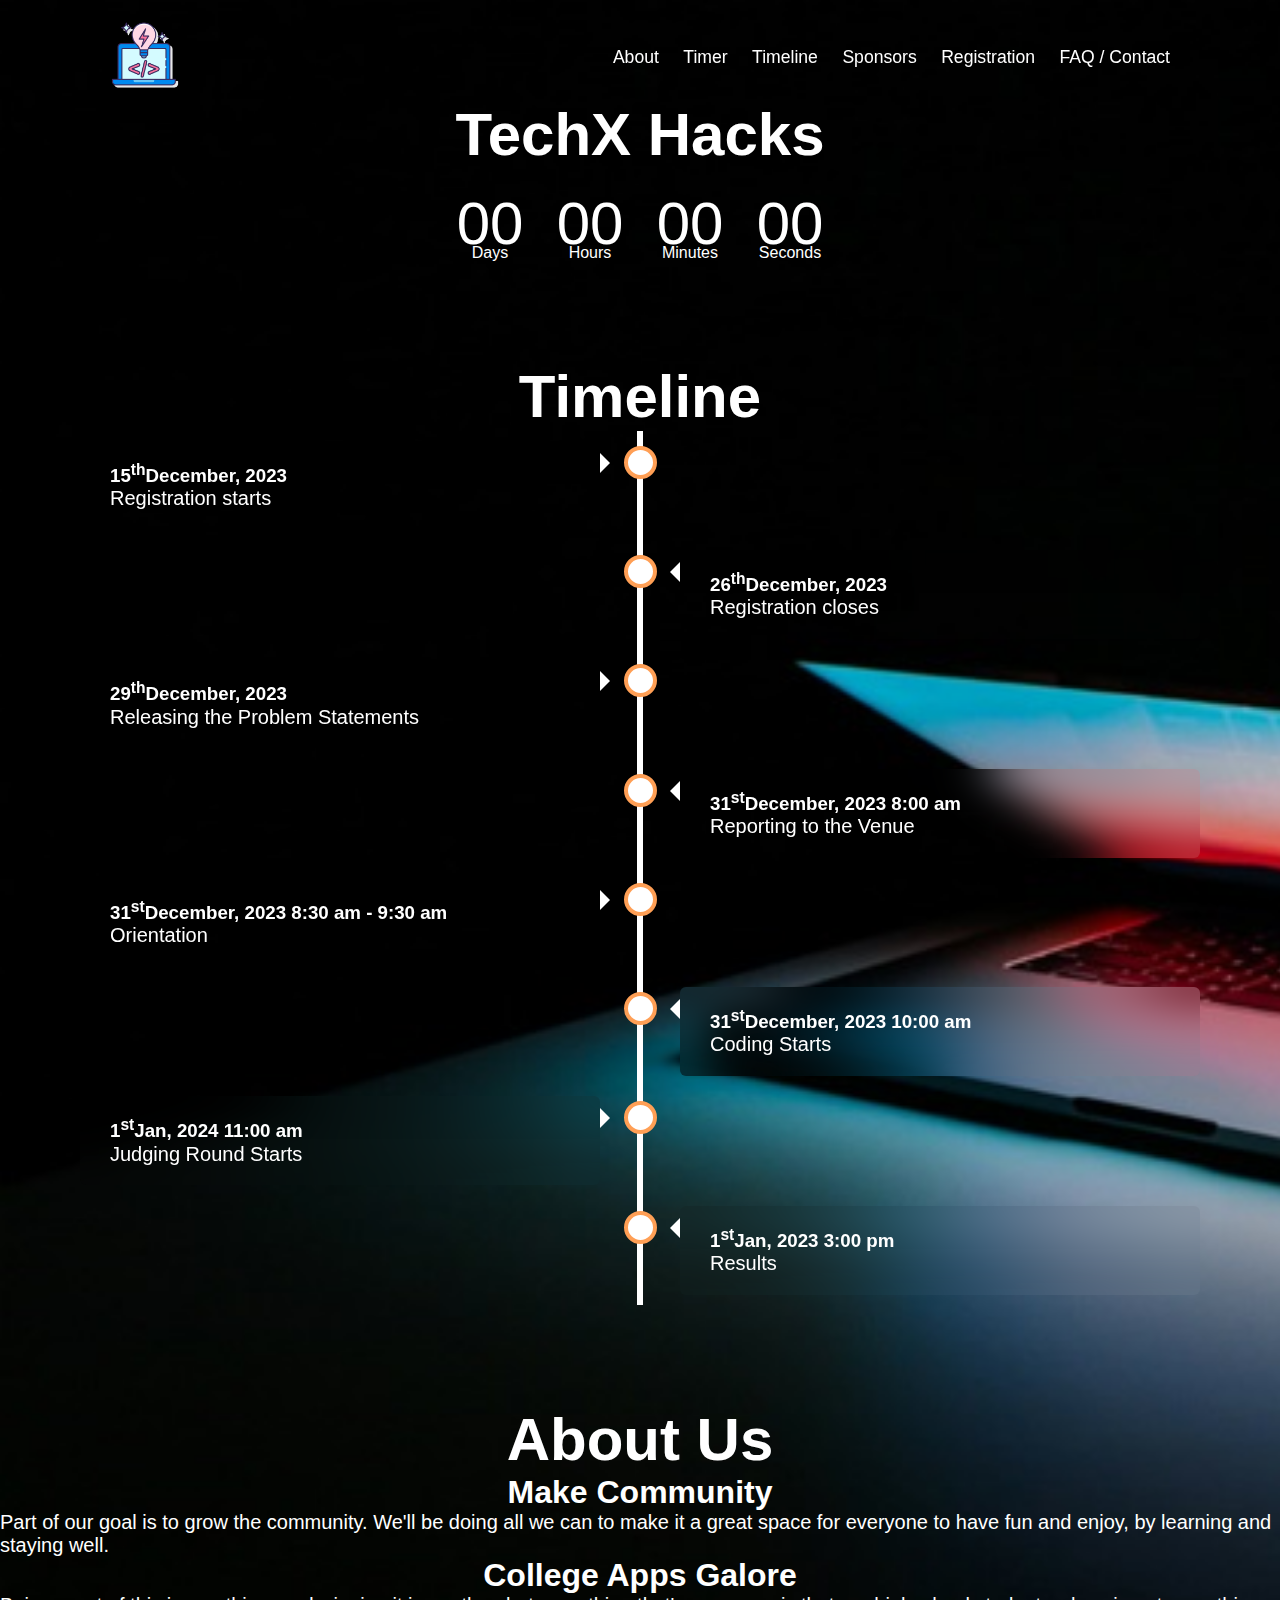
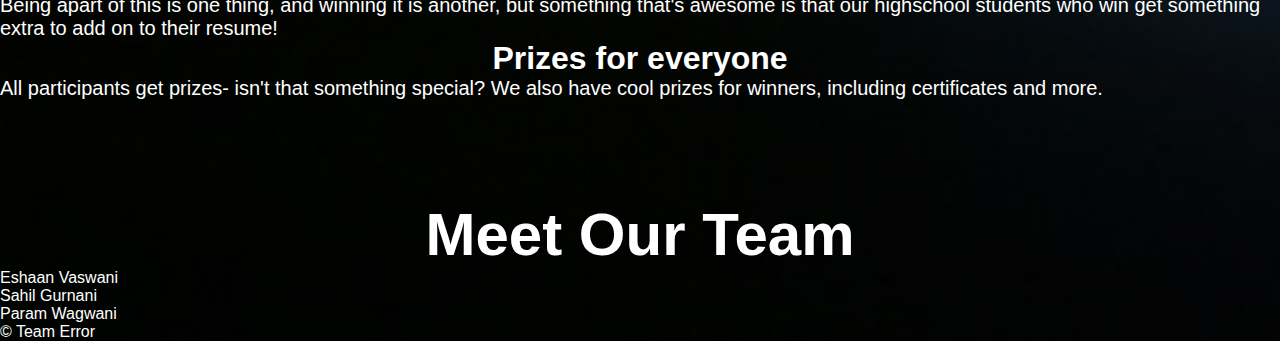
<file: Techx hackathon website/index.html>
<!DOCTYPE html>
<html lang="en">
<head>
    <meta charset="UTF-8">
    <meta http-equiv="X-UA-Compatible" content="IE=edge">
    <meta name="viewport" content="width=device-width, initial-scale=1.0">
    <title>TechX Hacks</title>
    <link rel="stylesheet" href="style.css">
    <link rel="icon" href="./logo.png">
</head>
<body>
    <header>
        <a href="#"><img class="logo" src="./logo.png" alt="logo"></a>
        <nav class="navbar">
            <a href="#about" class="active">About</a>
            <a href="#timer">Timer</a>
            <a href="#timeline">Timeline</a>
            <a href="./sponsors.html">Sponsors</a>
            <a href="./register.html">Registration</a>
            <a href="./faqContact.html">FAQ / Contact</a>
        </nav>
    </header>

    <h1> TechX Hacks </h1>
    <div class="countdown">
        <div>
            <p id="days">00</p>
            <span>Days</span>
        </div>
        <div>
            <p id="hours">00</p>
            <span>Hours</span>
        </div>
        <div>
            <p id="minutes">00</p>
            <span>Minutes</span>
        </div>
        <div>
            <p id="seconds">00</p>
            <span>Seconds</span>
        </div>
    </div>

    <h1> Timeline </h1>
    <div class="timeline">
        <div class="container left">
          <div class="content">
            <h3>15<sup>th</sup>December, 2023</h3>
            <p>Registration starts</p>
          </div>
        </div>
        <div class="container right">
          <div class="content">
            <h3>26<sup>th</sup>December, 2023</h3>
            <p>Registration closes</p>
          </div>
        </div>
        <div class="container left">
          <div class="content">
            <h3>29<sup>th</sup>December, 2023</h3>
            <p>Releasing the Problem Statements</p>
          </div>
        </div>
        <div class="container right">
          <div class="content">
            <h3>31<sup>st</sup>December, 2023 8:00 am </h3>
            <p>Reporting to the Venue</p>
          </div>
        </div>
        <div class="container left">
          <div class="content">
            <h3>31<sup>st</sup>December, 2023 8:30 am - 9:30 am </h3>
            <p>Orientation</p>
          </div>
        </div>
        <div class="container right">
          <div class="content">
            <h3>31<sup>st</sup>December, 2023 10:00 am </h3>
            <p>Coding Starts</p>
          </div>
        </div>
        <div class="container left">
            <div class="content">
              <h3>1<sup>st</sup>Jan, 2024 11:00 am </h3>
              <p>Judging Round Starts</p>
            </div>
        </div>
        <div class="container right">
            <div class="content">
              <h3>1<sup>st</sup>Jan, 2023 3:00 pm </h3>
              <p>Results</p>
            </div>
        </div>
      </div>

      <div id="initial"><h1>About Us</h1></div>
<div>
    <h2><span>Make Community</h2>  
    <p>


        Part of our goal is to grow the community. We'll be doing all we can to make it a great space for everyone to have fun and enjoy, by learning and staying well.


    </p>
</div>
<div>
    <h2>College Apps Galore</h2>
    <p>
        Being apart of this is one thing, and winning it is another, but something that's awesome is that our highschool students who win get something extra to add on to their resume!
    </p>
</div>
<div>
    <h2> Prizes for everyone</h2>
    <p>All participants get prizes- isn't that something special? We also have cool prizes for winners, including certificates and more.</p>
</div>


      

    <script>
    // Set the date we're counting down to
    var countDownDate = new Date("December 31, 2023 09:00:00").getTime();
    
    // Update the count down every 1 second
    var x = setInterval(function() {
    
      // Get today's date and time
      var now = new Date().getTime();
        
      // Find the distance between now and the count down date
      var distance = countDownDate - now;
        
      // Time calculations for days, hours, minutes and seconds
      var days = Math.floor(distance / (1000 * 60 * 60 * 24));
      var hours = Math.floor((distance % (1000 * 60 * 60 * 24)) / (1000 * 60 * 60));
      var minutes = Math.floor((distance % (1000 * 60 * 60)) / (1000 * 60));
      var seconds = Math.floor((distance % (1000 * 60)) / 1000);
        
      // Output the result in an element with id="demo"
      document.getElementById("days").innerHTML = days;
      document.getElementById("hours").innerHTML = hours;
      document.getElementById("minutes").innerHTML = minutes;
      document.getElementById("seconds").innerHTML = seconds;
        
      // If the count down is over, write some text 
      if (distance < 0) {
        clearInterval(x);
        document.getElementById("days").innerHTML = 00;
        document.getElementById("hours").innerHTML = 00;
        document.getElementById("minutes").innerHTML = 00;
        document.getElementById("seconds").innerHTML = 00; 
      }
    }, 1000);
    </script>

    <footer>
        <h1>Meet Our Team</h1>
        <ul>
            <li>Eshaan Vaswani</li>
            <li>Sahil Gurnani</li>
            <li>Param Wagwani</li>
        </ul>
        © Team Error
    </footer>
    
</body>
</html>
</file>
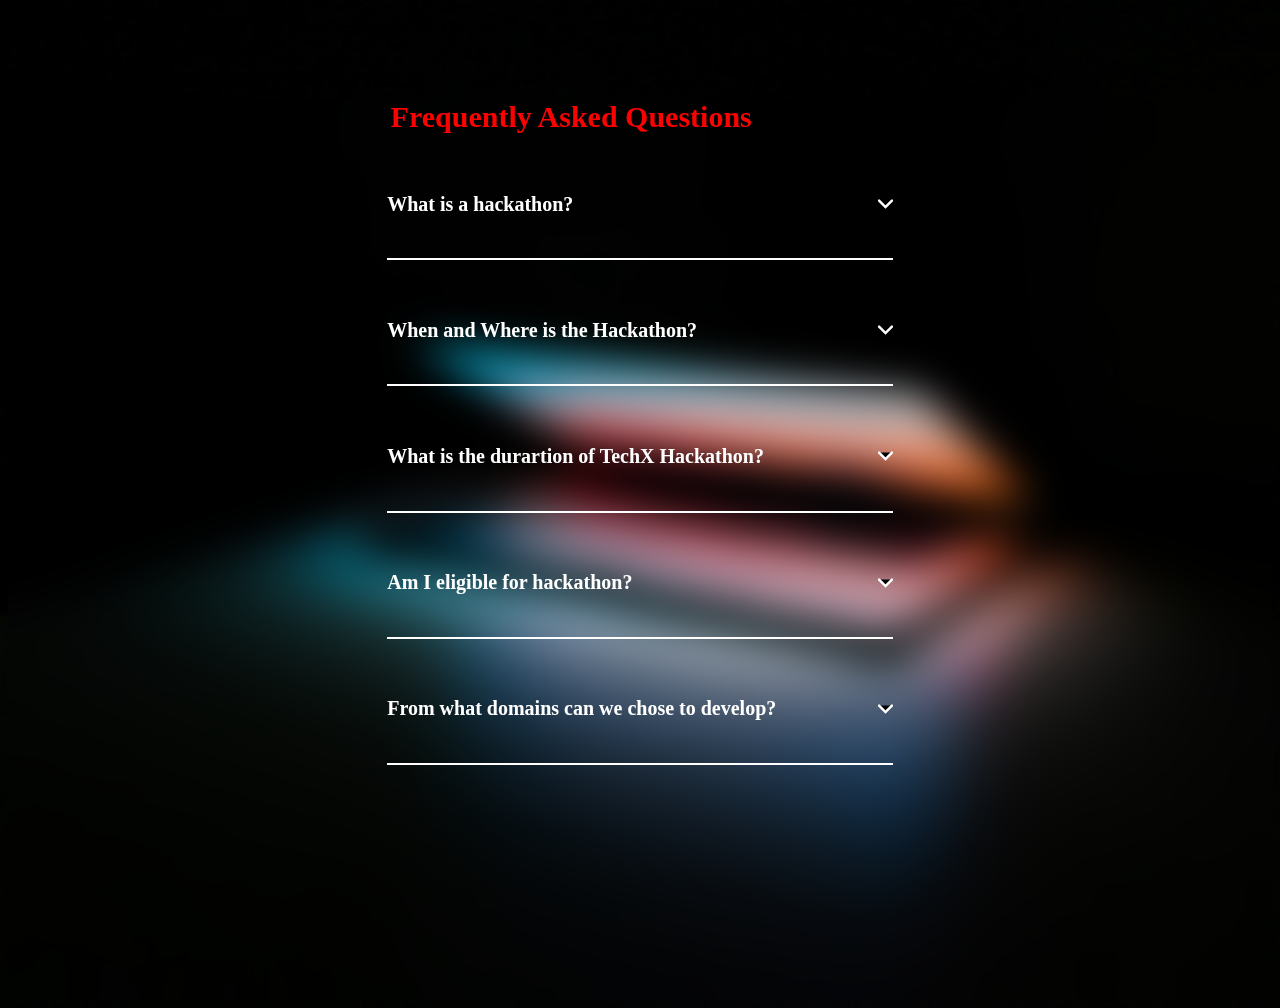
<file: Techx hackathon website/faqContact.html>
<!DOCTYPE html>
<html lang="en">
<head>
    <meta charset="UTF-8">
    <meta http-equiv="X-UA-Compatible" content="IE=edge">
    <meta name="viewport" content="width=device-width, initial-scale=1.0">
    <title>FAQs</title>
    <link rel="stylesheet" href="style3.css">
</head>
<body>
    <div class="container">
<h2>Frequently Asked Questions</h2>
<div class="block">
    <div class="question">
    <h4>What is a hackathon?</h4>
    <svg width="15" height="10 " viewbox="0 0 42 25">
        <path d="M3 3L21 21L39 3" stroke="white" stroke-width="7"stroke-linecap="round"/>
    </svg>
</div>
    <div class="panel">
        <p>Hackathon is a weekend-long event where hundreds of students from around the world come together to work on cool new software and/or hardware projects targeting</p>
    </div>
</div>
<div class="block">
    <div class="question">
    <h4>When and Where is the Hackathon?</h4>
    <svg width="15" height="10 " viewbox="0 0 42 25">
        <path d="M3 3L21 21L39 3" stroke="white" stroke-width="7"stroke-linecap="round"/>
    </svg>
    </div>
    <div class="panel">
        <p> TechX Hackathon will be on 31<sup>st</sup> ofDecember at TSEC Old bulding</p>
    </div>
</div>
<div class="block">
    <div class="question">
    <h4>What is the durartion of TechX Hackathon?</h4>
    <svg width="15" height="10 " viewbox="0 0 42 25">
        <path d="M3 3L21 21L39 3" stroke="white" stroke-width="7"stroke-linecap="round"/>
    </svg>
    </div>
    <div class="panel">
        <p> TechX Hackathon is a 24 Hour  long.
            <br>It will be starting at 9:00 am on 31<sup>st</sup> March till 1<sup>st</sup>April9:00 am
        </p>
    </div>
</div>
<div class="block">
<div class="question">
    <h4>Am I eligible for hackathon?</h4>
    <svg width="15" height="10 " viewbox="0 0 42 25">
        <path d="M3 3L21 21L39 3" stroke="white" stroke-width="7"stroke-linecap="round"/>
    </svg>
    </div>
    <div class="panel">
      <p>Everyone is eligible to attend, be either college studets or working proffessionals</p>  
    </div>
</div>


<div class="block">
    <div class="question">
        <h4>From what domains can we chose to develop?</h4>
        <svg width="15" height="10 " viewbox="0 0 42 25">
            <path d="M3 3L21 21L39 3" stroke="white" stroke-width="7"stroke-linecap="round"/>
        </svg>
    </div>
    <div class="panel">
        <p>you can chose from domains like Web/App development, Blockchain development, AI/ML model
           <!-- <br>
            <ul>
                <li>web development</li>
                <li>App development</li>
                <li>Artificial Intelligence</li>
                <li>Machine Learning</li>
            </ul> -->
            </p>
            </div>
    </div>
</div>






</div>
</div>
</div>
<script>
    

const blocks= document.querySelectorAll(".block");
blocks.forEach((block)=> {
block.addEventListener("click",() =>{
block.classList.toggle("active");
});


});

</script>
</body>
</html>
</file>
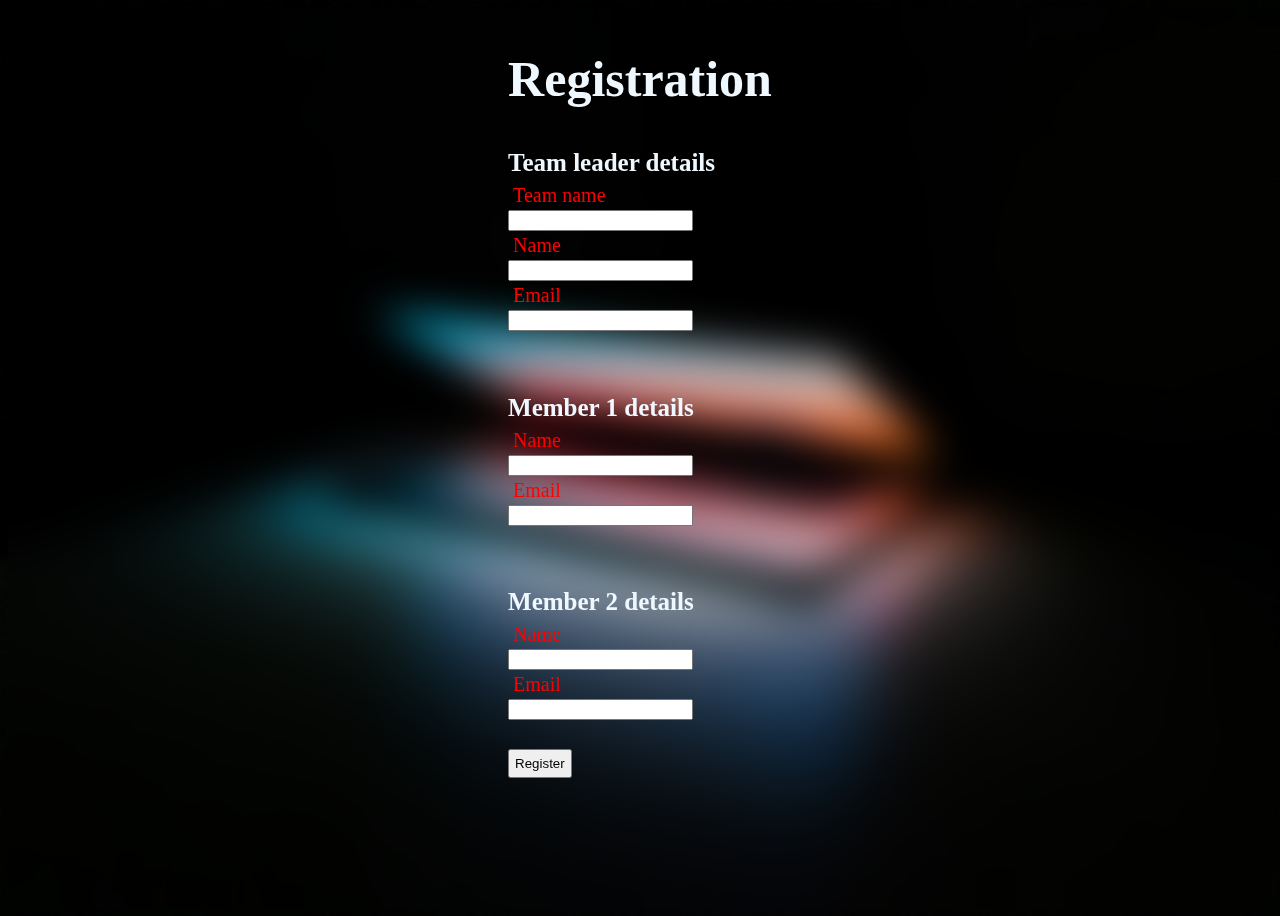
<file: Techx hackathon website/register.html>
<!DOCTYPE html>
<html lang="en">
<head>
    <meta charset="UTF-8">
    <meta http-equiv="X-UA-Compatible" content="IE=edge">
    <meta name="viewport" content="width=device-width, initial-scale=1.0">
    <link rel="stylesheet" href="style2.css">
    <title>Registration</title>
</head>
<body>
    <div class ="registration">
        <div class ="content">
            <h2>Registration</h2>
            <h4>Team leader details</h4>
            <form action="">
             <div class ="inputbox">
                <label>Team name</label>
                <input type="text" required>
               
            </div>
            <div class ="inputbox">
                <label> Name</label>
                <input type="text" required>
               
            </div>
            <div class ="inputbox">
                <label>Email</label>
                <input type="email" required>
               
            </div>
            <h4>Member 1 details</h4>
             <div class ="inputbox">
                <label> Name</label>
                <input type="text" required>
               
            </div>
            <div class ="inputbox">
                <label>Email</label>
                <input type="email" required>
                </div>


                <h4>Member 2 details</h4>
                <div class ="inputbox">
                   <label> Name</label>
                   <input type="text" required>
                   
               </div>
               <div class ="inputbox">
                   <label>Email</label>
                   <input type="email" required>
                   </div>
           
            <button type = "submit" class ="submitbtn">Register</button>
             </form>  
        </div>
    </div>
</body>
</html>
</file>
<file: Techx hackathon website/style.css>
* {
    margin: 0;
    padding: 0;
    font-family: 'Lucida Sans', 'Lucida Sans Regular', 'Lucida Grande', 'Lucida Sans Unicode', Geneva, Verdana, sans-serif;
    box-sizing: border-box;
}

body {
    background-image: url(./background.png);
    background-size: cover;
}

.countdown {
    display: flex;
    text-align: center;
    align-items: center;
    justify-content: center;
    color: #fff;
}

.countdown div {
    flex-basis: 100px;
    margin-top: 20px;
}

.countdown div p {
    font-size: 60px;
    margin-bottom: -14px;
}

header {
    position: fixed;
    top: 0;
    left: 0;
    width: 100%;
    padding: 20px 100px;
    display: flex;
    justify-content: space-between;
    align-items: center;
    z-index: 99;
}

.logo {
    height: 70px;
    width: 70px;
    margin-left: 10px;
}

.navbar a {
    position: relative;
    font-size: 1.1em;
    color: #fff;
    text-decoration: none;
    font-weight: 500;
    padding: 10px
}

.navbar a::after {
    content: '';
    position: absolute;
    width: 100%;
    height: 3px;
    left: 0;
    bottom: -6px;
    background: #fff;
    border-radius: 5px;
    transform-origin: right;
    transform: scaleX(0);
    transition: transform .5s;
}

.navbar a:hover::after {
    transform-origin: left;
    transform: scaleX(1);
}

h1 {
    margin-top: 100px;
    display: flex;
    justify-content: center;
    font-size: 60px;
    color: #fff;
}

.timeline {
    position: relative;
    max-width: 1200px;
    margin: 0 auto;
}

.timeline::after {
    content: '';
    position: absolute;
    width: 6px;
    background-color: white;
    top: 0;
    bottom: 0;
    left: 50%;
    margin-left: -3px;
}

.container {
    padding: 10px 40px;
    position: relative;
    background-color: inherit;
    width: 50%;
}

.container::after {
    content: '';
    position: absolute;
    width: 25px;
    height: 25px;
    right: -17px;
    background-color: white;
    border: 4px solid #FF9F55;
    top: 15px;
    border-radius: 50%;
    z-index: 1;
}

.left {
   right: 0;
}
  

.right {
   left: 50%;
}

.left::before {
    content: " ";
    height: 0;
    position: absolute;
    top: 22px;
    width: 0;
    z-index: 1;
    right: 30px;
    border: medium solid white;
    border-width: 10px 0 10px 10px;
    border-color: transparent transparent transparent white;
}
  
.right::before {
    content: " ";
    height: 0;
    position: absolute;
    top: 22px;
    width: 0;
    z-index: 1;
    left: 30px;
    border: medium solid white;
    border-width: 10px 10px 10px 0;
    border-color: transparent white transparent transparent;
}

.right::after {
    left: -16px;
}

.content {
    padding: 20px 30px;
    backdrop-filter: blur(20px);
    position: relative;
    border-radius: 6px;
    color: white;
}

h2 {
    font-size: 2em;
    color:#fff;
    display: flex;
    justify-content: center;
}

p {
    font-size: 20px;
    color: #fff;
}

footer{
    color: white;
}
</file>
<file: Techx hackathon website/style3.css>
.container{
    text-align: center;
    align-items: center;
    width:40%;
    margin:0 auto;
    margin-top: 100px;
    
    
    }
body{
    background-image: url(./background.png);
    background-size: cover;
    backdrop-filter: blur(20px);
    height: 900px;
}

.container h2 {

    font-size: 30px;
    color:red;
    position:relative;
    width:23rem;
}
.container h2 ::after{


    position:absolute;
    bottom:0;
    right:auto


}
.block{
    max-width: 700px;
    margin-top: 2rem;
    padding-bottom: 1rem;
    border-bottom: 2px solid white;
    cursor:pointer;


}
.question{
    display:flex;
    justify-content: space-between;
    align-items: center;
   
}
 h4 ,p{
    color:white;
    font-size: 20px;
}


.panel {
    max-height: 0;
    overflow:hidden;
    transition: max-height 1.4s ease;
}
.block.active .panel{
    max-height:300px;


}
.block.active svg{
    transform: rotate(180deg);
}
svg{transition:transform .5s ease;
}
</file>
<file: Techx hackathon website/style2.css>
body{
    display: flex;
    justify-content: center;
    background-image: url(./background.png);
    background-size: cover;
    color: white;
}
h2{
    color: aliceblue;
    display: flex;
    justify-content: center;
    font-size: 50px;

}


h4{
    color: aliceblue;
    display: flex;
   font-size: 25px;
}






.registration{
    position: relative;
    width: 1500px;
    height: 900px;
    background:transparent;
    border-radius: 20px;
    backdrop-filter: blur(20px);
    display: flex;
    justify-content: center;
}
.content{
    width: 100;
    height: 40px;


}


.inputbox{
 position: relative;
width: 100px;
height: 50px;
border-bottom: 2px white;




}
.inputbox label{
    position: absolute;
    top:50%;
    left: 5px;
    transform: translateY(-220%);
    font-size: 20px;
    font-weight: 500;
    pointer-events: none;
    color: red;
   


}
.inputbox input:focus~label
.inputbox input:valid~label


.inputbox input{
    background: white;
    color: black;
    border:none;
    outline: none;
    padding :2px;
}




.submitbtn{
    padding: 5px;
}
.submitbtn:hover{
    border: 1px;
    background: #f70031;
    transition: 1s;
    padding: 5px;
}
</file>
